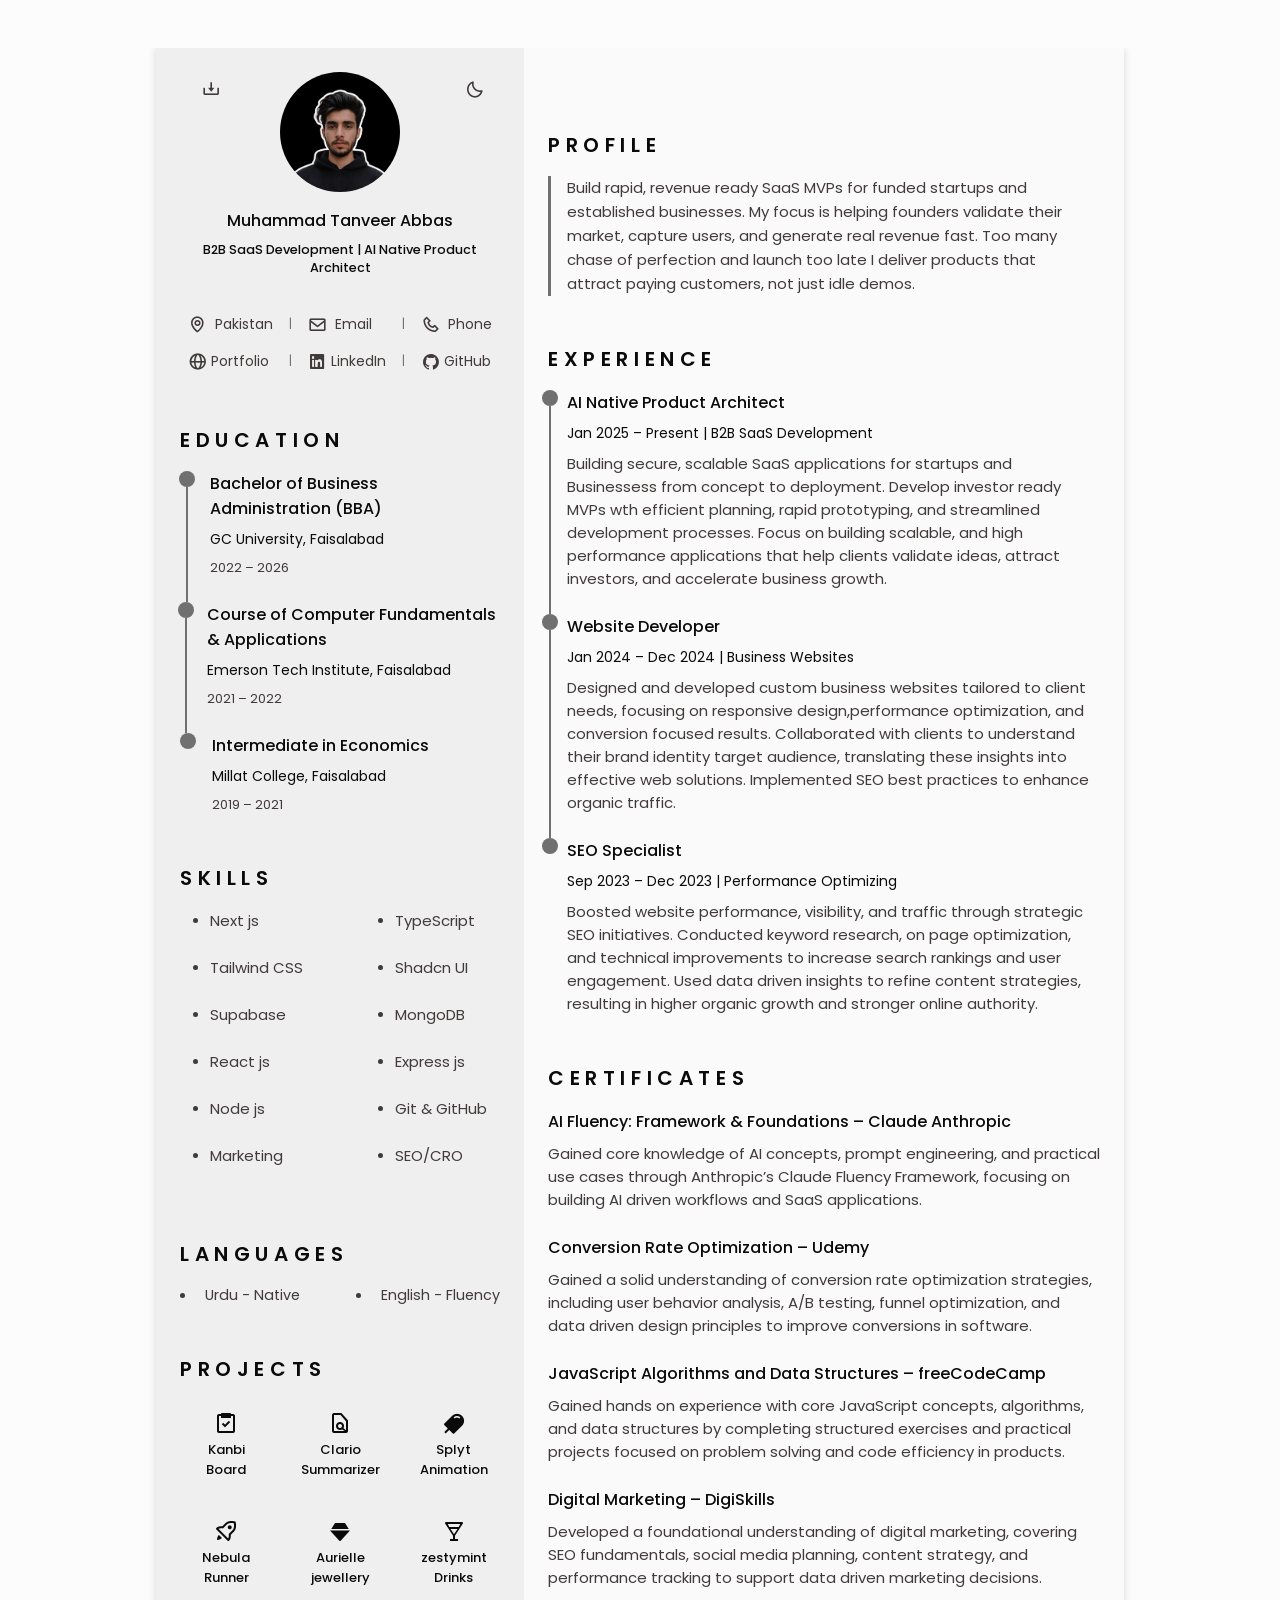
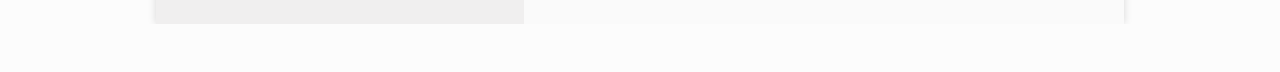
<file: index.html>
<!DOCTYPE html>
<html lang="en">

<head>
    <meta charset="UTF-8">
    <meta name="viewport" content="width=device-width, initial-scale=1.0">
    <link rel="stylesheet" href="https://cdn.jsdelivr.net/npm/boxicons@latest/css/boxicons.min.css">
    <link rel="icon" type="image/png" href="/assets/Fevicon.png">
    <link rel="apple-touch-icon" href="/assets/My%20PFP.png">
    <link rel="stylesheet" href="/styles.css">

    <!--===== SEO =====-->
    <title>Muhammad Tanveer Abbas | B2B SaaS Development & AI Native Product Architect</title>
    <meta name="description"
        content="Resume of Muhammad Tanveer Abbas, an AI Native Product Architect focused on B2B SaaS Development in Pakistan, building production ready apps with Next.js, TypeScript, Supabase and AI.">
    <meta name="keywords"
        content="Muhammad Tanveer Abbas, B2B SaaS Development, AI Native Product Architect, Next.js Developer, React Developer, TypeScript, Supabase, AI Integration, SEO, Pakistan, Resume">
    <meta name="author" content="Muhammad Tanveer Abbas">
    <meta name="robots" content="index, follow">
    <meta name="theme-color" content="#FCFCFC">
    <link rel="canonical" href="https://tanveer-resume.netlify.app/">

    <!--===== OPEN GRAPH =====-->
    <meta property="og:type" content="profile">
    <meta property="og:url" content="https://tanveer-resume.netlify.app/">
    <meta property="og:site_name" content="Tanveer Resume">
    <meta property="og:title" content="Muhammad Tanveer Abbas | B2B SaaS Development & AI Native Product Architect">
    <meta property="og:description"
        content="Resume of Muhammad Tanveer Abbas, an AI Native Product Architect focused on B2B SaaS Development in Pakistan, building production ready apps with Next.js, TypeScript, Supabase and AI.">
    <meta property="og:image" content="https://tanveer-resume.netlify.app/assets/og-image.png">
    <meta property="og:image:width" content="1200">
    <meta property="og:image:height" content="630">
    <meta property="og:image:type" content="image/png">
    <meta property="og:image:alt" content="Muhammad Tanveer Abbas, B2B SaaS Development and AI Native Product Architect">
    <meta property="profile:first_name" content="Muhammad Tanveer">
    <meta property="profile:last_name" content="Abbas">

    <!--===== TWITTER CARD =====-->
    <meta name="twitter:card" content="summary_large_image">
    <meta name="twitter:title" content="Muhammad Tanveer Abbas | B2B SaaS Development & AI Native Product Architect">
    <meta name="twitter:description"
        content="Resume of Muhammad Tanveer Abbas, an AI Native Product Architect focused on B2B SaaS Development in Pakistan, building production ready apps with Next.js, TypeScript, Supabase and AI.">
    <meta name="twitter:image" content="https://tanveer-resume.netlify.app/assets/og-image.png">
    <meta name="twitter:image:alt" content="Muhammad Tanveer Abbas, B2B SaaS Development and AI Native Product Architect">

    <!--===== SCHEMA.ORG =====-->
    <script type="application/ld+json">
        {
            "@context": "https://schema.org",
            "@type": "Person",
            "name": "Muhammad Tanveer Abbas",
            "url": "https://tanveer-resume.netlify.app/",
            "image": "https://tanveer-resume.netlify.app/assets/My%20PFP.png",
            "jobTitle": "AI Native Product Architect and B2B SaaS Development",
            "email": "mailto:muhammadtanveerabbas.contact@gmail.com",
            "telephone": "+92-305-3078763",
            "address": {
                "@type": "PostalAddress",
                "addressCountry": "PK"
            },
            "alumniOf": {
                "@type": "CollegeOrUniversity",
                "name": "GC University Faisalabad"
            },
            "knowsAbout": [
                "AI Native Product Architecture",
                "B2B SaaS Development",
                "Next.js",
                "React",
                "TypeScript",
                "Node.js",
                "Express.js",
                "Tailwind CSS",
                "Shadcn UI",
                "Supabase",
                "MongoDB",
                "SEO",
                "Conversion Rate Optimization",
                "AI Integration"
            ],
            "knowsLanguage": ["ur", "en"],
            "sameAs": [
                "https://www.linkedin.com/in/muhammadtanveerabbas",
                "https://github.com/muhammadTanveerAbbas",
                "https://muhammadtanveerabbas.vercel.app/"
            ]
        }
    </script>
</head>

<body>
    <!--========== HEADER ==========-->
    <header class="l-header" id="header">
        <nav class="nav bd-container">
            <a href="#" class="nav__logo">Tanveer</a>

            <div class="nav__menu" id="nav-menu">
                <ul class="nav__list">
                    <li class="nav__item">
                        <a href="#home" class="nav__link active-link">
                            <i class='bx bx-home nav__icon'></i>Home
                        </a>
                    </li>

                    <li class="nav__item">
                        <a href="#education" class="nav__link">
                            <i class='bx bx-book nav__icon'></i>Education
                        </a>
                    </li>
                    <li class="nav__item">
                        <a href="#skills" class="nav__link">
                            <i class='bx bx-receipt nav__icon'></i>Skills
                        </a>
                    </li>
                    <li class="nav__item">
                        <a href="#experience" class="nav__link">
                            <i class='bx bx-briefcase-alt nav__icon'></i>Experience
                        </a>
                    </li>
                    <li class="nav__item">
                        <a href="#certificates" class="nav__link">
                            <i class='bx bx-award nav__icon'></i>Certificates
                        </a>
                    </li>
                    <li class="nav__item">
                        <a href="#projects" class="nav__link">
                            <i class='bx bx-folder nav__icon'></i>Projects
                        </a>
                    </li>
                </ul>
            </div>

            <div class="nav__toggle" id="nav-toggle">
                <i class='bx bx-grid-alt'></i>
            </div>
        </nav>
    </header>

    <main class="l-main bd-container">

        <div class="resume" id="area-cv">
            <div class="resume__left">
                <!--========== HOME ==========-->
                <section class="home" id="home">
                    <div class="home__container section bd-grid">
                        <div class="home__data bd-grid">
                            <!-- Download Resume button -->
                            <button id="download-button" title="Download Resume">
                                <i class="bx bx-download"></i>
                            </button>

                            <img src="assets/My%20PFP.png" alt="Muhammad Tanveer Abbas" class="home__img">

                            <h1 class="home__title">Muhammad Tanveer Abbas</h1>
                            <h3 class="home__profession">B2B SaaS Development | AI Native Product Architect</h3>
                        </div>


                        <div class="home__address">
                            <div class="contact-row">
                                <span class="home__information">
                                    <i class='bx bx-map home__icon'></i> Pakistan
                                </span>
                                <span class="separator">|</span>
                                <span class="home__information">
                                    <i class='bx bx-envelope home__icon'></i>
                                    <a href="mailto:muhammadtanveerabbas.contact@gmail.com" target="_blank"
                                        class="social__link" rel="noopener noreferrer">
                                        Email
                                    </a>
                                </span>
                                <span class="separator">|</span>
                                <span class="home__information">
                                    <i class='bx bx-phone home__icon'></i>
                                    <a href="https://wa.me/923053078763" target="_blank" class="social__link"
                                        rel="noopener noreferrer">
                                        Phone
                                    </a>
                                </span>
                            </div>
                            <div class="contact-row">
                                <a href="https://muhammadtanveerabbas.vercel.app/" target="_blank" class="social__link"
                                    rel="noopener noreferrer">
                                    <i class="bx bx-globe home__icon"></i> Portfolio
                                </a>
                                <span class="separator">|</span>
                                <a href="https://www.linkedin.com/in/muhammadtanveerabbas" target="_blank"
                                    class="social__link" rel="noopener noreferrer">
                                    <i class="bx bxl-linkedin-square home__icon"></i> LinkedIn
                                </a>
                                <span class="separator">|</span>
                                <a href="https://github.com/muhammadTanveerAbbas" target="_blank" class="social__link"
                                    rel="noopener noreferrer">
                                    <i class="bx bxl-github home__icon"></i> GitHub
                                </a>
                            </div>
                        </div>

                        <!-- Theme change button -->
                        <i class='bx bx-moon change-theme' title="Theme" id="theme-button"></i>
                </section>

                <!--========== EDUCATION ==========-->
                <section class="education section" id="education">
                    <h2 class="section-title">Education</h2>

                    <div class="education__container bd-grid">

                        <!-- BBA Program -->
                        <div class="education__content">
                            <div class="education__time">
                                <span class="education__rounder"></span>
                                <span class="education__line"></span>
                            </div>

                            <div class="education__data bd-grid">
                                <h3 class="education__title">Bachelor of Business Administration (BBA)</h3>
                                <span class="education__studies">GC University, Faisalabad</span>
                                <span class="education__year">2022 – 2026</span>
                            </div>
                        </div>

                        <!-- Computer Course -->
                        <div class="education__content">
                            <div class="education__time">
                                <span class="education__rounder"></span>
                                <span class="education__line"></span>
                            </div>

                            <div class="education__data bd-grid">
                                <h3 class="education__title">Course of Computer Fundamentals & Applications</h3>
                                <span class="education__studies">Emerson Tech Institute, Faisalabad</span>
                                <span class="education__year">2021 – 2022</span>
                            </div>
                        </div>

                        <!-- Intermediate -->
                        <div class="education__content">
                            <div class="education__time">
                                <span class="education__rounder"></span>
                            </div>

                            <div class="education__data bd-grid">
                                <h3 class="education__title">Intermediate in Economics</h3>
                                <span class="education__studies">Millat College, Faisalabad</span>
                                <span class="education__year">2019 – 2021</span>
                            </div>
                        </div>

                    </div>
                </section>




                <!--========== SKILLS  ==========-->
                <section class="skills section" id="skills">
                    <h2 class="section-title">Skills</h2>

                    <div class="skills__content bd-grid">
                        <ul class="skills__data">
                            <li class="skills__name">
                                <span class="skills__circle"></span> Next js
                            </li>
                            <li class="skills__name">
                                <span class="skills__circle"></span> Tailwind CSS
                            </li>
                            <li class="skills__name">
                                <span class="skills__circle"></span> Supabase
                            </li>
                            <li class="skills__name">
                                <span class="skills__circle"></span> React js
                            </li>
                            <li class="skills__name">
                                <span class="skills__circle"></span> Node js
                            </li>
                            <li class="skills__name">
                                <span class="skills__circle"></span> Marketing
                            </li>

                        </ul>

                        <ul class="skills__data">
                            <li class="skills__name">
                                <span class="skills__circle"></span> TypeScript
                            </li>
                            <li class="skills__name">
                                <span class="skills__circle"></span> Shadcn UI
                            </li>
                            <li class="skills__name">
                                <span class="skills__circle"></span> MongoDB
                            </li>
                            <li class="skills__name">
                                <span class="skills__circle"></span> Express js
                            </li>
                            <li class="skills__name">
                                <span class="skills__circle"></span> Git & GitHub
                            </li>

                            <li class="skills__name">
                                <span class="skills__circle"></span> SEO/CRO
                            </li>
                        </ul>
                    </div>
                </section>

                <!--========== LANGUAGES ==========-->
                <section class="languages section" id="languages">
                    <h2 class="section-title">Languages</h2>
                    <div class="languages__container">
                        <ul class="languages__content bd-grid">
                            <li class="languages__name">
                                <span class="languages__circle"></span> Urdu - Native
                            </li>
                            <li class="languages__name">
                                <span class="languages__circle"></span> English - Fluency
                            </li>
                        </ul>
                    </div>
                </section>

                <!--========== PROJECTS ==========-->
                <section class="projects section" id="projects">
                    <h2 class="section-title">Projects</h2>
                    <div class="projects__container">
                        <a href="https://kanbi.vercel.app/" target="_blank" rel="noopener noreferrer"
                            class="projects__item">
                            <i class='bx bx-task projects__icon'></i>
                            <span class="projects__name">Kanbi Board</span>
                        </a>
                        <a href="https://clario-summarizer.vercel.app/" target="_blank" rel="noopener noreferrer"
                            class="projects__item">
                            <i class='bx bx-file-find projects__icon'></i>
                            <span class="projects__name">Clario Summarizer</span>
                        </a>
                        <a href="https://splyt-awwwards-website.vercel.app/" target="_blank" rel="noopener noreferrer"
                            class="projects__item">
                            <i class='bx bxs-popsicle projects__icon'></i>
                            <span class="projects__name">Splyt Animation</span>
                        </a>
                        <a href="https://nebula-space-runner.vercel.app/" target="_blank" rel="noopener noreferrer"
                            class="projects__item">
                            <i class='bx bx-rocket projects__icon'></i>
                            <span class="projects__name">Nebula Runner</span>
                        </a>
                        <a href="https://aurielle-jewellery.vercel.app/" target="_blank" rel="noopener noreferrer"
                            class="projects__item">
                            <i class='bx bxs-diamond projects__icon'></i>
                            <span class="projects__name">Aurielle jewellery</span>
                        </a>
                        <a href="https://zestymint.vercel.app/" target="_blank" rel="noopener noreferrer"
                            class="projects__item">
                            <i class='bx bx-drink projects__icon'></i>
                            <span class="projects__name">zestymint Drinks</span>
                        </a>
                    </div>
                </section>


            </div>

            <div class="resume__right">
                <!--========== HEADER ACCENT ==========-->
                <div class="header-accent">
                    <div class="accent-dots">
                        <span class="dot"></span>
                        <span class="dot"></span>
                        <span class="dot"></span>
                    </div>
                </div>

                <!--========== PROFILE ==========-->
                <section class="profile section" id="profile">
                    <h2 class="section-title">Profile</h2>
                    <p class="profile__description">
                        Build rapid, revenue ready SaaS MVPs for funded startups and established businesses. My focus is
                        helping founders validate their market, capture users, and generate real revenue fast. Too many
                        chase of perfection and launch too late I deliver products that attract paying customers, not
                        just idle demos.
                    </p>
                </section>

                <!--========== EXPERIENCE ==========-->
                <section class="experience section" id="experience">
                    <h2 class="section-title">Experience</h2>

                    <div class="experience__container bd-grid">

                        <!-- AI Native Product Architect -->
                        <div class="experience__content">
                            <div class="experience__time">
                                <span class="experience__rounder"></span>
                                <span class="experience__line"></span>
                            </div>
                            <div class="experience__data bd-grid">
                                <h3 class="experience__title">AI Native Product Architect</h3>
                                <span class="experience__company">Jan 2025 – Present | B2B SaaS Development</span>

                                <p class="experience__description">
                                    Building secure, scalable SaaS applications for startups and Businessess from
                                    concept to deployment. Develop investor ready MVPs wth efficient
                                    planning, rapid prototyping, and streamlined development processes. Focus on
                                    building scalable, and high performance applications that help clients
                                    validate ideas, attract investors, and accelerate business growth.
                                </p>
                            </div>

                        </div>

                        <!-- Website Developer -->
                        <div class="experience__content">
                            <div class="experience__time">
                                <span class="experience__rounder"></span>
                                <span class="experience__line"></span>
                            </div>
                            <div class="experience__data bd-grid">
                                <h3 class="experience__title">Website Developer</h3>
                                <span class="experience__company">Jan 2024 – Dec 2024 | Business Websites</span>
                                <p class="experience__description">
                                    Designed and developed custom business websites tailored to client needs, focusing
                                    on responsive design,performance optimization, and conversion focused results.
                                    Collaborated with clients to understand their brand identity target
                                    audience, translating these insights into effective web solutions. Implemented SEO
                                    best practices to enhance organic traffic.
                                </p>
                            </div>
                        </div>

                        <!-- SEO Specialist -->
                        <div class="experience__content">
                            <div class="experience__time">
                                <span class="experience__rounder"></span>
                                <!-- No line for last item -->
                            </div>
                            <div class="experience__data bd-grid">
                                <h3 class="experience__title">SEO Specialist</h3>
                                <span class="experience__company">Sep 2023 – Dec 2023 | Performance Optimizing</span>
                                <p class="experience__description">
                                    Boosted website performance, visibility, and traffic through strategic SEO
                                    initiatives. Conducted keyword research, on page optimization, and technical
                                    improvements to increase search rankings and user engagement. Used data driven
                                    insights to refine content strategies, resulting in higher organic growth and
                                    stronger online authority.
                                </p>
                            </div>
                        </div>

                    </div>
                </section>

                <!--========== CERTIFICATES ==========-->
                <section class="certificate section" id="certificates">
                    <h2 class="section-title">Certificates</h2>

                    <div class="certificate__container bd-grid">
                        <!--  Ai fluency framework foundations -->
                        <div class="certificate__content">
                            <h3 class="certificate__title">AI Fluency: Framework & Foundations –
                                Claude Anthropic</h3>
                            <p class="certificate__description">
                                Gained core knowledge of AI concepts, prompt engineering, and practical use cases
                                through Anthropic’s Claude Fluency Framework, focusing on building AI driven workflows
                                and SaaS applications.
                            </p>
                        </div>

                        <!-- Conversion Rate Optimization -->
                        <div class="certificate__content">
                            <h3 class="certificate__title">Conversion Rate Optimization – Udemy</h3>
                            <p class="certificate__description">
                                Gained a solid understanding of conversion rate optimization strategies, including user
                                behavior analysis, A/B testing, funnel optimization, and data driven design principles
                                to improve conversions in software.
                            </p>
                        </div>

                        <!-- JavaScript Algorithms and Data Structures -->
                        <div class="certificate__content">
                            <h3 class="certificate__title">JavaScript Algorithms and Data Structures – freeCodeCamp</h3>
                            <p class="certificate__description">
                                Gained hands on experience with core JavaScript concepts, algorithms, and data
                                structures by completing structured exercises and practical projects focused on
                                problem solving and code efficiency in products.
                            </p>
                        </div>

                        <!-- Digital Marketing Certificate -->
                        <div class="certificate__content">
                            <h3 class="certificate__title">Digital Marketing – DigiSkills</h3>
                            <p class="certificate__description">
                                Developed a foundational understanding of digital marketing, covering SEO fundamentals,
                                social media planning, content strategy, and performance tracking to support data driven
                                marketing decisions.
                            </p>
                        </div>

                    </div>
                </section>


    </main>

    <!--========== SCROLL TOP ==========-->
    <a href="#" class="scrolltop" id="scroll-top">
        <i class='bx bx-up-arrow-alt scrolltop__icon'></i>
    </a>
    <!--========== MAIN JS ==========-->
    <script src="/script.js"></script>
</body>

</html>
</file>
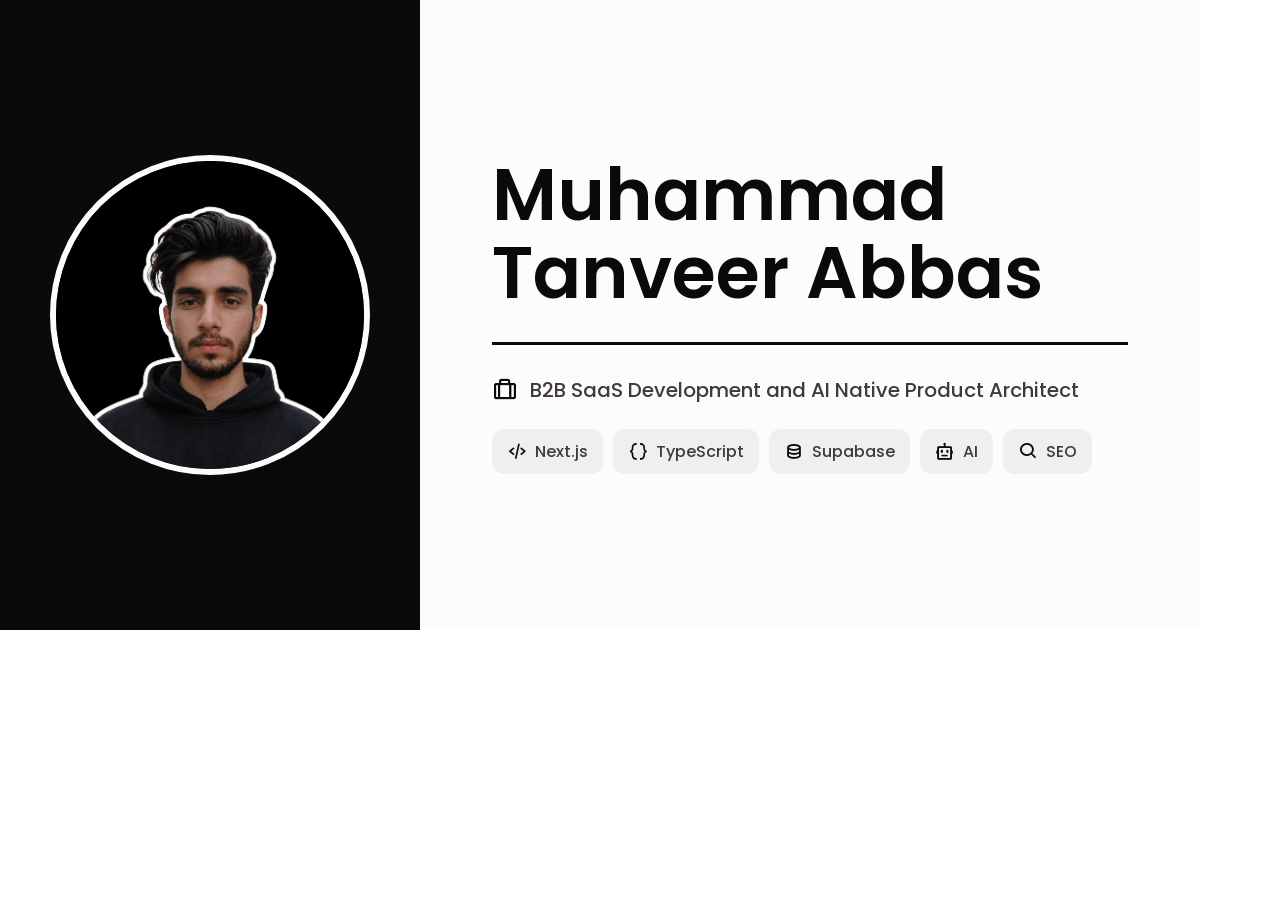
<file: og.html>
<!DOCTYPE html>
<html lang="en">

<head>
    <meta charset="UTF-8">
    <title>Open Graph share image</title>
    <link rel="preconnect" href="https://fonts.googleapis.com">
    <link rel="preconnect" href="https://fonts.gstatic.com" crossorigin>
    <link href="https://fonts.googleapis.com/css2?family=Poppins:wght@400;500;600&display=swap" rel="stylesheet">
    <link href="https://cdn.jsdelivr.net/npm/boxicons@latest/css/boxicons.min.css" rel="stylesheet">
    <style>
        * {
            margin: 0;
            padding: 0;
            box-sizing: border-box;
        }

        body {
            width: 1200px;
            height: 630px;
            overflow: hidden;
        }

        .card {
            width: 1200px;
            height: 630px;
            background: #FCFCFC;
            display: flex;
            font-family: 'Poppins', sans-serif;
        }

        .card__panel {
            width: 420px;
            background: #0B0A0A;
            display: flex;
            align-items: center;
            justify-content: center;
        }

        .card__portrait {
            width: 320px;
            height: 320px;
            border-radius: 50%;
            object-fit: cover;
            border: 6px solid #FCFCFC;
        }

        .card__content {
            flex: 1;
            padding: 72px;
            display: flex;
            flex-direction: column;
            justify-content: center;
        }

        .card__name {
            font-size: 72px;
            font-weight: 600;
            line-height: 1.08;
            color: #0B0A0A;
        }

        .card__rule {
            width: 100%;
            height: 3px;
            background: #0B0A0A;
            margin: 30px 0;
        }

        .card__role {
            display: flex;
            align-items: center;
            gap: 12px;
            font-size: 20px;
            font-weight: 500;
            color: #403A3A;
        }

        .card__role-icon {
            font-size: 26px;
            color: #0B0A0A;
        }

        .card__tech {
            display: flex;
            gap: 10px;
            margin-top: 24px;
        }

        .card__chip {
            display: flex;
            align-items: center;
            gap: 8px;
            background: #F0EFEF;
            border-radius: 12px;
            padding: 10px 15px;
            font-size: 16px;
            font-weight: 500;
            color: #403A3A;
        }

        .card__chip-icon {
            font-size: 20px;
            color: #0B0A0A;
        }
    </style>
</head>

<body>
    <div class="card">
        <div class="card__panel">
            <img src="assets/My%20PFP.png" alt="Portrait of Muhammad Tanveer Abbas" class="card__portrait">
        </div>

        <div class="card__content">
            <h1 class="card__name">Muhammad<br>Tanveer Abbas</h1>
            <div class="card__rule"></div>

            <p class="card__role">
                <i class="bx bx-briefcase-alt card__role-icon"></i>
                B2B SaaS Development and AI Native Product Architect
            </p>

            <div class="card__tech">
                <span class="card__chip"><i class="bx bx-code-alt card__chip-icon"></i>Next.js</span>
                <span class="card__chip"><i class="bx bx-code-curly card__chip-icon"></i>TypeScript</span>
                <span class="card__chip"><i class="bx bx-data card__chip-icon"></i>Supabase</span>
                <span class="card__chip"><i class="bx bx-bot card__chip-icon"></i>AI</span>
                <span class="card__chip"><i class="bx bx-search card__chip-icon"></i>SEO</span>
            </div>
        </div>
    </div>
</body>

</html>
</file>
<file: styles.css>
/*===== GOOGLE FONTS =====*/
@import url('https://fonts.googleapis.com/css2?family=Poppins:wght@400;500;600&display=swap');

/*===== VARIABLES CSS =====*/
:root {
  --header-height: 3rem;

  /*========== Colors ==========*/
  --title-color: #0B0A0A;
  --text-color: #403A3A;
  --text-color-light: #707070;
  --container-color: #FAFAFA;
  --container-color-alt: #F0EFEF;
  --body-color: #FCFCFC;

  /*========== Font and typography ==========*/
  --body-font: 'Poppins', sans-serif;
  --h1-font-size: 1.5rem;
  --h2-font-size: 1.25rem;
  --h3-font-size: 1rem;
  --normal-font-size: .938rem;
  --small-font-size: .875rem;
  --smaller-font-size: .813rem;

  /*========== Font weight ==========*/
  --font-medium: 500;
  --font-semi-bold: 600;

  /*========== Margenes ==========*/
  --mb-1: .5rem;
  --mb-2: 1rem;
  --mb-3: 1.5rem;

  /*========== z index ==========*/
  --z-tooltip: 10;
  --z-fixed: 100;
}

/*========== BASE ==========*/
*,
::before,
::after {
  box-sizing: border-box;
}

html {
  scroll-behavior: smooth;
}

/*===== HIDE SCROLLBAR BUT KEEP SCROLL FUNCTIONAL =====*/
body,
html {
  overflow-y: scroll;
  scrollbar-width: none;
  /* Firefox */
  -ms-overflow-style: none;
  /* IE 10+ */
}

body::-webkit-scrollbar,
html::-webkit-scrollbar {
  display: none;
  /* Chrome, Safari, Edge */
}

/*========== Variables Dark theme ==========*/
body.dark-theme {
  --title-color: #FFFFFF;         /* Pure white titles for contrast */
  --text-color: #CCCCCC;          /* Softer gray for readability */
  --container-color: #111111;     /* Very dark gray for containers */
  --container-color-alt: #0A0A0A; /* Almost black */
  --body-color: #000000;          /* Pure black background */
}

.home__container {
  position: relative;
}

/* shared positioning & style */
#download-button,
.change-theme {
  position: absolute;
  top: 12%;
  transform: translateY(-50%);
  font-size: 1.2rem;
  background: transparent;
  border: none;
  cursor: pointer;
  color: var(--text-color);
  transition: color .3s;
  z-index: 10;
}

/* download icon just left of the image */
#download-button {
  left: 1rem;
}

/* theme toggle just right of the image */
.change-theme {
  right: 1rem;
}

/* hover states */
#download-button:hover,
.change-theme:hover {
  color: var(--primary-color);
}


/*========== Font size variables to scale cv ==========*/
body.scale-cv {
  --h1-font-size: .938rem;
  --h2-font-size: .938rem;
  --h3-font-size: .875rem;
  --normal-font-size: .813rem;
  --small-font-size: .75rem;
  --smaller-font-size: .688rem;
}



/*========== Classes modified to reduce size and print on A4 sheet ==========*/
.scale-cv .change-theme,
.scale-cv .generate-pdf {
  display: none;
}

.scale-cv .bd-container {
  max-width: 595px;
}

.scale-cv .section {
  padding: 1.5rem 0 .80rem;
}

.scale-cv .section-title {
  margin-bottom: .75rem;
}

.scale-cv .resume__left,
.scale-cv .resume__right {
  padding: 0 1rem;
}

.scale-cv .home__img {
  width: 90px;
  height: 90px;
}

.scale-cv .home__container {
  gap: 1.5rem;
}

.scale-cv .home__data {
  gap: .25rem;
}

.scale-cv .home__address,
.scale-cv .social__container {
  gap: .75rem;
}

.home__address {
  display: grid;
  grid-template-columns: repeat(5, auto);
  align-items: center;
  justify-content: center;
  gap: 0.4rem;
  margin: 0 auto;
  padding: 0.3rem;
  font-size: 0.75rem;
}

.contact-row {
  display: contents;
}

.home__information {
  display: flex;
  align-items: center;
  gap: 0.25rem;
  font-size: 0.9rem;
}

.separator {
  color: var(--text-color-light);
  font-size: 0.75rem;
}

.home__icon {
  font-size: 0.9rem;
}

.social__link {
  color: inherit;
  text-decoration: none;
  transition: color 0.3s;
}

.social__link:hover {
  color: #0078d7;
}



.scale-cv .home__icon,
.scale-cv .social__icon,
.scale-cv .interests__icon {
  font-size: 1rem;
}

.scale-cv .education__container,
.scale-cv .experience__container,
.scale-cv .certificate__container {
  gap: 1rem;
}

.scale-cv .education__time,
.scale-cv .experience__time {
  padding-right: .5rem;
}

.scale-cv .education__rounder,
.scale-cv .experience__rounder {
  width: 11px;
  height: 11px;
  margin-top: .22rem;
}

.scale-cv .education__line,
.scale-cv .experience__line {
  width: 1px;
  height: 110%;
  transform: translate(5px, 0);
}

.scale-cv .education__data,
.scale-cv .experience__data {
  gap: .25rem;
}

.scale-cv .skills__name {
  margin-bottom: var(--mb-1);
}

.scale-cv .projects__container {
  gap: 0.5rem;
}

.scale-cv .projects__item {
  padding: 0.25rem;
}

.scale-cv .projects__icon {
  font-size: 1rem;
}

.scale-cv .projects__name {
  font-size: 0.65rem;
}

.scale-cv .interests__container {
  column-gap: 2.5rem;
}

body {
  margin: 0 0 var(--header-height) 0;
  padding: 0;
  font-family: var(--body-font);
  font-size: var(--normal-font-size);
  background-color: var(--body-color);
  color: var(--text-color);
}

h1,
h2,
h3,
ul,
p {
  margin: 0;
}

h1,
h2,
h3 {
  color: var(--title-color);
  font-weight: var(--font-medium);
}

ul {
  padding: 0;
  list-style: none;
}

a {
  text-decoration: none;
}

img {
  max-width: 100%;
  height: auto;
}

/*========== CLASS CSS ==========*/
.section {
  padding: 1.5rem 0;
}

.section-title {
  font-size: var(--h2-font-size);
  color: var(--title-color);
  font-weight: var(--font-semi-bold);
  text-transform: uppercase;
  letter-spacing: .35rem;
  text-align: center;
  margin-bottom: var(--mb-3);
}

/*========== LAYOUT ==========*/
.bd-container {
  max-width: 968px;
  width: calc(100% - 3rem);
  margin-left: var(--mb-3);
  margin-right: var(--mb-3);
}

.bd-grid {
  display: grid;
  gap: 1.5rem;
}

.l-header {
  width: 100%;
  position: fixed;
  bottom: 0;
  left: 0;
  z-index: var(--z-fixed);
  background-color: var(--body-color);
  box-shadow: 0 -1px 4px rgba(0, 0, 0, .1);
  transition: .3s;
}

/*========== NAV ==========*/
.nav {
  height: var(--header-height);
  display: flex;
  justify-content: space-between;
  align-items: center;
}

@media screen and (max-width: 968px) {
  .nav__menu {
    position: fixed;
    bottom: -100%;
    left: 0;
    width: 100%;
    padding: 2rem 1.5rem;
    background-color: var(--body-color);
    box-shadow: 0 1px 4px rgba(0, 0, 0, .1);
    border-radius: 1rem 1rem 0 0;
    z-index: var(--z-fixed);
    transition: .3s;
  }
}



.nav__logo,
.nav__toggle {
  color: var(--title-color);
  font-weight: var(--font-medium);
}

.nav__toggle {
  font-size: 1.2rem;
  cursor: pointer;
}

.nav__item {
  text-align: center;
}

.nav__list {
  display: grid;
  grid-template-columns: repeat(3, 1fr);
  gap: 2rem;
}

.nav__link {
  display: flex;
  flex-direction: column;
  font-size: var(--smaller-font-size);
  color: var(--text-color-light);
  font-weight: var(--font-medium);
}

.nav__link:hover {
  color: var(--title-color);
}

.nav__icon {
  font-size: 1.2rem;
  margin-bottom: var(--mb-1);
}

/* Show menu */
.show-menu {
  bottom: var(--header-height);
}

/* Active menu link */
.active-link {
  color: var(--title-color);
}

/*========== HOME ==========*/
.home {
  position: relative;
}

.home__container {
  gap: 3rem;
}

.home__data {
  gap: .5rem;
  text-align: center;
}

.home__img {
  width: 120px;
  height: 120px;
  border-radius: 50%;
  justify-self: center;
  margin-bottom: var(--mb-1);
}

.home__title {
  font-size: var(--h3-font-size);
}

.home__profession {
  font-size: calc(var(--normal-font-size) * 0.85);
  margin-bottom: var(--mb-1);
}


.home__address {
  gap: 1rem;
}

.home__information {
  display: flex;
  align-items: center;
  font-size: var(--small-font-size);
}

.home__icon {
  font-size: 1.2rem;
  margin-right: .25rem;
}

.home__button-movil {
  display: inline-block;
  border: 2px solid var(--text-color);
  color: var(--title-color);
  padding: 1rem 2rem;
  border-radius: .25rem;
  transition: .3s;
  font-weight: var(--font-medium);
  margin-top: var(--mb-3);
}

.home__button-movil:hover {
  background-color: var(--text-color);
  color: var(--container-color);
}

/*========== SOCIAL ==========*/
.social__container {
  grid-template-columns: max-content;
  gap: 1rem;
}

.social__link {
  display: inline-flex;
  align-items: center;
  font-size: var(--small-font-size);
  color: var(--text-color);
}

.social__link:hover {
  color: var(--title-color);
}

.social__icon {
  font-size: 1.2rem;
  margin-right: .25rem;
}

/*========== HEADER ACCENT ==========*/
.header-accent {
  padding: 1.5rem 0 0.5rem;
  display: flex;
  justify-content: center;
}

.accent-dots {
  display: flex;
  gap: 0.5rem;
  align-items: center;
}

.accent-dots .dot {
  width: 8px;
  height: 8px;
  border-radius: 50%;
  background-color: var(--accent-color);
  animation: pulse 2s ease-in-out infinite;
}

.accent-dots .dot:nth-child(2) {
  animation-delay: 0.3s;
  width: 10px;
  height: 10px;
}

.accent-dots .dot:nth-child(3) {
  animation-delay: 0.6s;
}

@keyframes pulse {
  0%, 100% {
    opacity: 0.4;
    transform: scale(1);
  }
  50% {
    opacity: 1;
    transform: scale(1.2);
  }
}

/*========== PROFILE ==========*/
.profile__description {
  text-align: left;
  padding: 0 1rem;
  line-height: 1.6;
  border-left: 3px solid var(--text-color-light);
  padding-left: 1rem;
}

/*========== EDUCATION AND EXPERIENCE ==========*/
.education__content,
.experience__content {
  display: flex;
}

.education__time,
.experience__time {
  padding-right: 1rem;
  min-width: 16px;
  display: flex;
  flex-direction: column;
  align-items: center;
}

.education__rounder,
.experience__rounder {
  position: relative;
  display: block;
  width: 16px;
  height: 16px;
  background-color: var(--text-color-light);
  border-radius: 50%;
  flex-shrink: 0;
}

.education__line,
.experience__line {
  display: block;
  width: 2px;
  flex: 1;
  background-color: var(--text-color-light);
  padding-bottom: 1.5rem;
  margin-bottom: -1.5rem;
}

.education__data,
.experience__data {
  gap: .5rem;
}

.education__title,
.experience__title {
  font-size: var(--h3-font-size);
}

.education__studies,
.experience__company {
  font-size: var(--small-font-size);
  color: var(--title-color);
}

.education__year {
  font-size: var(--smaller-font-size);
}

/*========== SKILLS AND LANGUAGES ==========*/
.skills__content,
.languages__content {
  grid-template-columns: repeat(2, 1fr);
}

/* Default styles for all devices */
.languages.section {
  margin-bottom: 0;
  padding-bottom: 0;
}

.section-title {
  margin-bottom: 1rem;
  text-align: center;
  /* Center title on small devices */
}

.languages__container {
  margin-bottom: 0;
  padding-bottom: 0;
}

.languages__content {
  margin: 0;
  padding: 0;
  list-style: none;
  display: grid;
  gap: 0.5rem;
  margin: 0 auto;
  /* Center on small devices */
  max-width: max-content;
  /* Only take needed width */
}

.languages__name {
  display: flex;
  align-items: center;
  gap: 0.5rem;
  font-size: 0.9rem;
}

.languages__circle {
  display: inline-block;
  width: 8px;
  height: 8px;
  background-color: currentColor;
  border-radius: 50%;
}

/* For large devices (992px and above) */
@media (min-width: 992px) {
  .section-title {
    text-align: left;
    /* Align title to left */
  }

  .languages__content {
    margin: 0;
    /* Remove auto margin */
    margin-right: auto;
    /* Push content to the left */
    justify-content: start;
    /* Align items to start */
  }
}

.skills__name {
  display: flex;
  align-items: center;
  margin-bottom: var(--mb-3);
}

.languages__name {
  display: flex;
  align-items: center;
  margin-bottom: var(--mb-3);
}

.skills__circle,
.languages__circle {
  display: inline-block;
  width: 5px;
  height: 5px;
  background-color: var(--text-color);
  border-radius: 50%;
  margin-right: .75rem;
}

/*========== CERTIFICATES ==========*/
.certificate__title {
  font-size: var(--h3-font-size);
  margin-bottom: var(--mb-1);
}

/*========== REFERENCES ==========*/
.references__content {
  gap: .25rem;
}

.references__subtitle {
  color: var(--text-color-light);
}

.references__subtitle,
.references__contact {
  font-size: var(--smaller-font-size);
}

.references__title {
  font-size: var(--h3-font-size);
}

/*========== PROJECTS ==========*/
.projects__container {
  display: grid;
  grid-template-columns: repeat(3, 1fr);
  gap: 0.75rem;
  margin-top: var(--mb-1);
}

.projects__item {
  display: flex;
  flex-direction: column;
  align-items: center;
  gap: 0.25rem;
  padding: 0.5rem;
  transition: transform 0.3s;
  text-decoration: none;
  color: var(--text-color);
}

.projects__item:hover {
  transform: translateY(-3px);
}

.projects__icon {
  font-size: 1.25rem;
  color: var(--title-color);
}

.projects__name {
  font-size: var(--smaller-font-size);
  font-weight: var(--font-medium);
  text-align: center;
  color: var(--title-color);
}

/*========== INTERESTS ==========*/
.interests__container {
  grid-template-columns: repeat(3, 1fr);
  margin-top: var(--mb-2);
}

.interests__content {
  display: flex;
  flex-direction: column;
  align-items: center;
}

.interests__icon {
  font-size: 1.5rem;
  color: var(--text-color-light);
  margin-bottom: .25rem;
}

/* Scroll top */
.scrolltop {
  position: fixed;
  right: 1rem;
  bottom: -20%;
  display: flex;
  justify-content: center;
  align-items: center;
  padding: .3rem;
  background-color: var(--container-color-alt);
  border-radius: .4rem;
  z-index: var(--z-tooltip);
  transition: .4s;
  visibility: hidden;
}

.scrolltop__icon {
  font-size: 1.2rem;
  color: var(--text-color);
}

.show-scroll {
  visibility: visible;
  bottom: 5rem;
}

/*========== SOCIAL SECTION ==========*/
.social__container {
  display: flex;
  align-items: center;
  justify-content: center;
  gap: 1rem;
  margin: 0 auto;
}


/* General stacked layout container */
.container {
  display: flex;
  flex-direction: column;
  align-items: center;
  gap: 2rem;
}

.upper-group,
.lower-group {
  display: flex;
  flex-direction: column;
  gap: 1rem;
}

/* Home container stacked */
.home__container {
  display: flex;
  flex-direction: column;
  align-items.center;
  gap: 1.5rem;
  text-align: center;
}

/* Skills section */
.skills__content {
  display: flex;
  justify-content: center;
  gap: 3rem;
  flex-wrap: wrap;
}

.skills__data {
  margin: 0 auto;
}

/* Languages section */
.languages__content {
  display: flex;
  justify-content: center;
  gap: 2rem;
  flex-wrap: wrap;
}


/* Large screens (968px and above) */
@media screen and (min-width: 968px) {
  body {
    margin: 3rem 0;
  }

  .bd-container {
    margin-left: auto;
    margin-right: auto;
  }

  .l-header,
  .scrolltop {
    display: none;
  }

  .resume {
    display: grid;
    grid-template-columns: 0.4fr 1.2fr;
    background-color: var(--container-color);
    box-shadow: 0 0 8px rgba(13, 12, 12, 0.15);
    column-gap: 0;
  }

  .resume__left {
    background-color: var(--container-color-alt);
  }

  .resume__left,
  .resume__right {
    padding: 0 1.5rem;
  }

  .generate-pdf {
    display: inline-block;
  }

  .section-title,
  .profile__description {
    text-align: initial;
  }

  .header-accent {
    padding: 2rem 0 1rem;
  }

  .home__container {
    gap: 1.5rem;
  }

  .home__button-movil {
    display: none;
  }

  .references__container {
    grid-template-columns: repeat(2, 1fr);
  }

  .languages__content {
    display: grid;
    grid-template-columns: repeat(2, max-content);
    column-gap: 3.5rem;
  }

  .projects__container {
    grid-template-columns: repeat(3, 1fr);
    gap: 1rem;
  }

  .projects__item {
    padding: 0.75rem;
  }

  .projects__icon {
    font-size: 1.5rem;
  }

  .interests__container {
    display: grid;
    grid-template-columns: repeat(3, max-content);
    column-gap: 2rem;
    padding-left: 1rem;
  }
}
</file>
